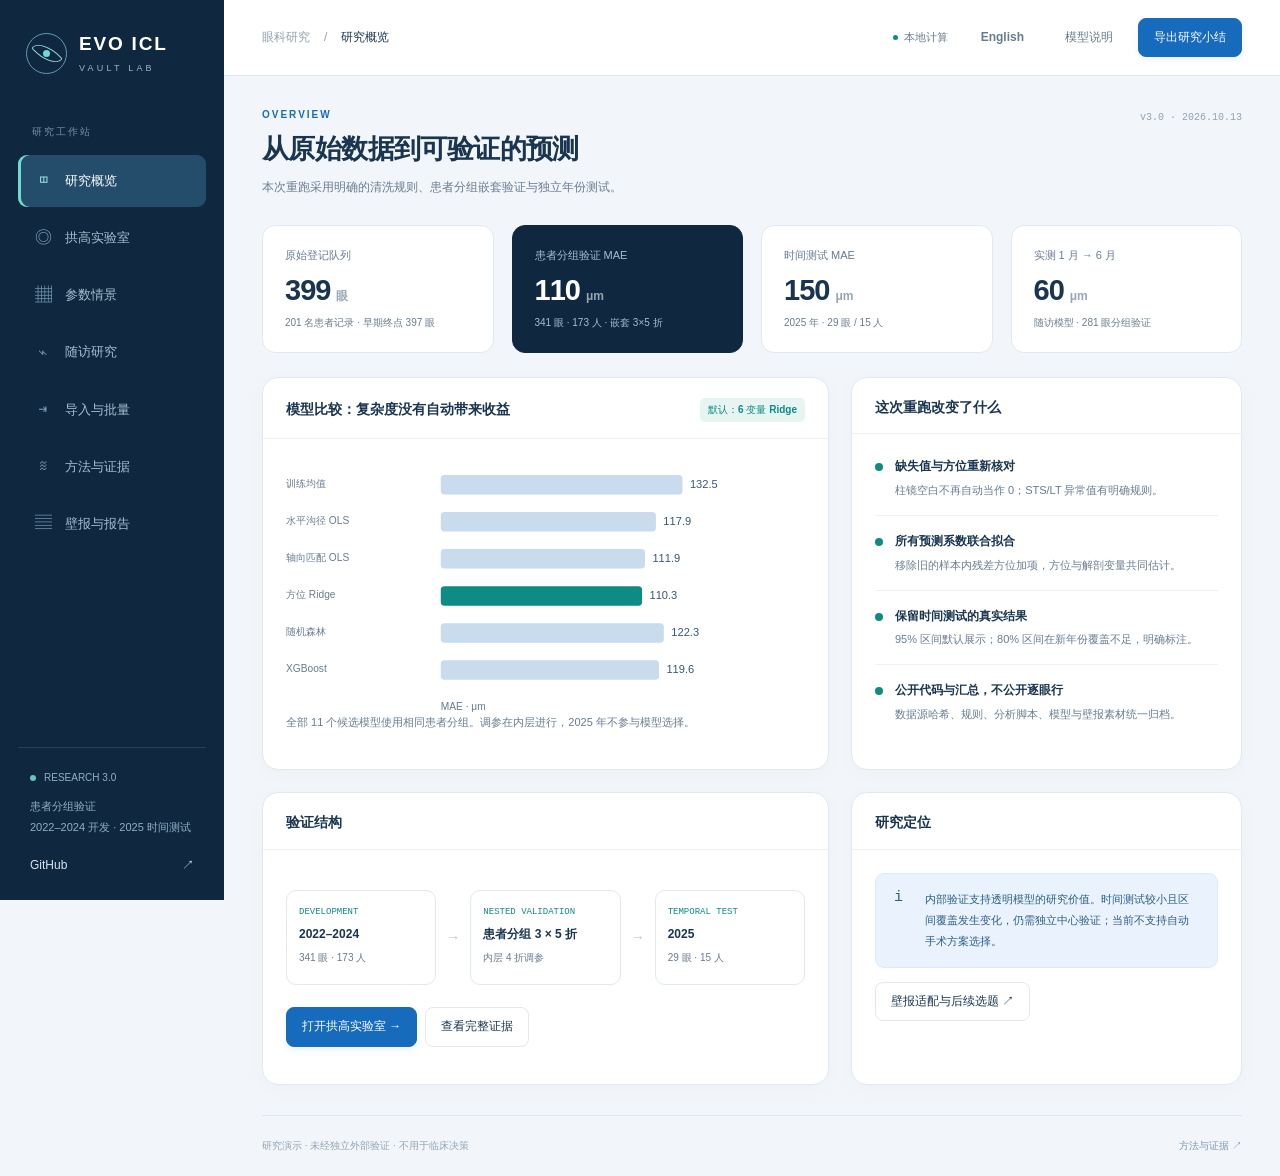
<file: index.html>
<!doctype html>
<html lang="zh-CN">
<head>
  <meta charset="utf-8"><meta name="viewport" content="width=device-width,initial-scale=1">
  <meta name="theme-color" content="#10283F">
  <meta name="description" content="EVO ICL Vault Lab — reproducible ophthalmic research, patient-grouped validation, uncertainty and longitudinal experiments.">
  <title>EVO ICL · Vault Lab</title>
  <link rel="stylesheet" href="styles.css">
  <script src="assets/bundle.js" defer></script><script src="model.js" defer></script><script src="app.js" defer></script>
</head>
<body>
  <a class="skip-link" href="#workspace">跳转到工作区 / Skip to workspace</a>
  <div class="app-shell">
    <aside class="rail" aria-label="Main navigation">
      <a href="#overview" class="brand" aria-label="EVO ICL Vault Lab home"><span class="brand-mark" aria-hidden="true"><i></i></span><span><b>EVO ICL</b><small>VAULT LAB</small></span></a>
      <div class="rail-label" id="railLabel">研究工作站</div><nav id="navigation"></nav>
      <div class="rail-study"><span class="status-dot"></span><span id="releaseBadge">RESEARCH 3.0</span><p id="railStudyNote">患者分组验证<br>2022–2024 开发 · 2025 时间测试</p><a href="https://github.com/samuelxia1004-max/evo-icl-calculator" target="_blank" rel="noopener">GitHub <span aria-hidden="true">↗</span></a></div>
    </aside>
    <div class="main-shell">
      <header class="topbar"><button class="icon-button mobile-menu" id="menuToggle" aria-label="展开导航 / Open navigation" aria-expanded="false">☰</button><div class="breadcrumb"><span id="breadcrumbRoot">眼科研究</span><span>/</span><b id="breadcrumbPage">研究概览</b></div><div class="top-actions"><span class="local-badge"><i></i><span id="localLabel">本地计算</span></span><button class="button subtle" id="languageToggle">English</button><button class="button subtle" id="modelCardButton">模型说明</button><button class="button blue" id="exportButton">导出研究小结</button></div></header>
      <main id="workspace" tabindex="-1"><div class="page-heading"><div><div class="eyebrow" id="pageEyebrow"></div><h1 id="pageTitle"></h1><p id="pageDescription"></p></div><span class="version-tag">v3.0 · 2026.10.13</span></div><div id="content"></div><footer class="workspace-footer"><span id="footerUse">研究演示 · 未经独立外部验证 · 不用于临床决策</span><a href="docs/model-card.md" id="footerEvidence">方法与证据 ↗</a></footer></main>
    </div>
  </div>
  <dialog id="modal"><div class="modal-header"><h2 id="modalTitle"></h2><button class="icon-button" id="modalClose" aria-label="关闭 / Close">×</button></div><div id="modalBody"></div></dialog><div id="toast" role="status" aria-live="polite"></div><div id="printReport"></div>
</body>
</html>
</file>
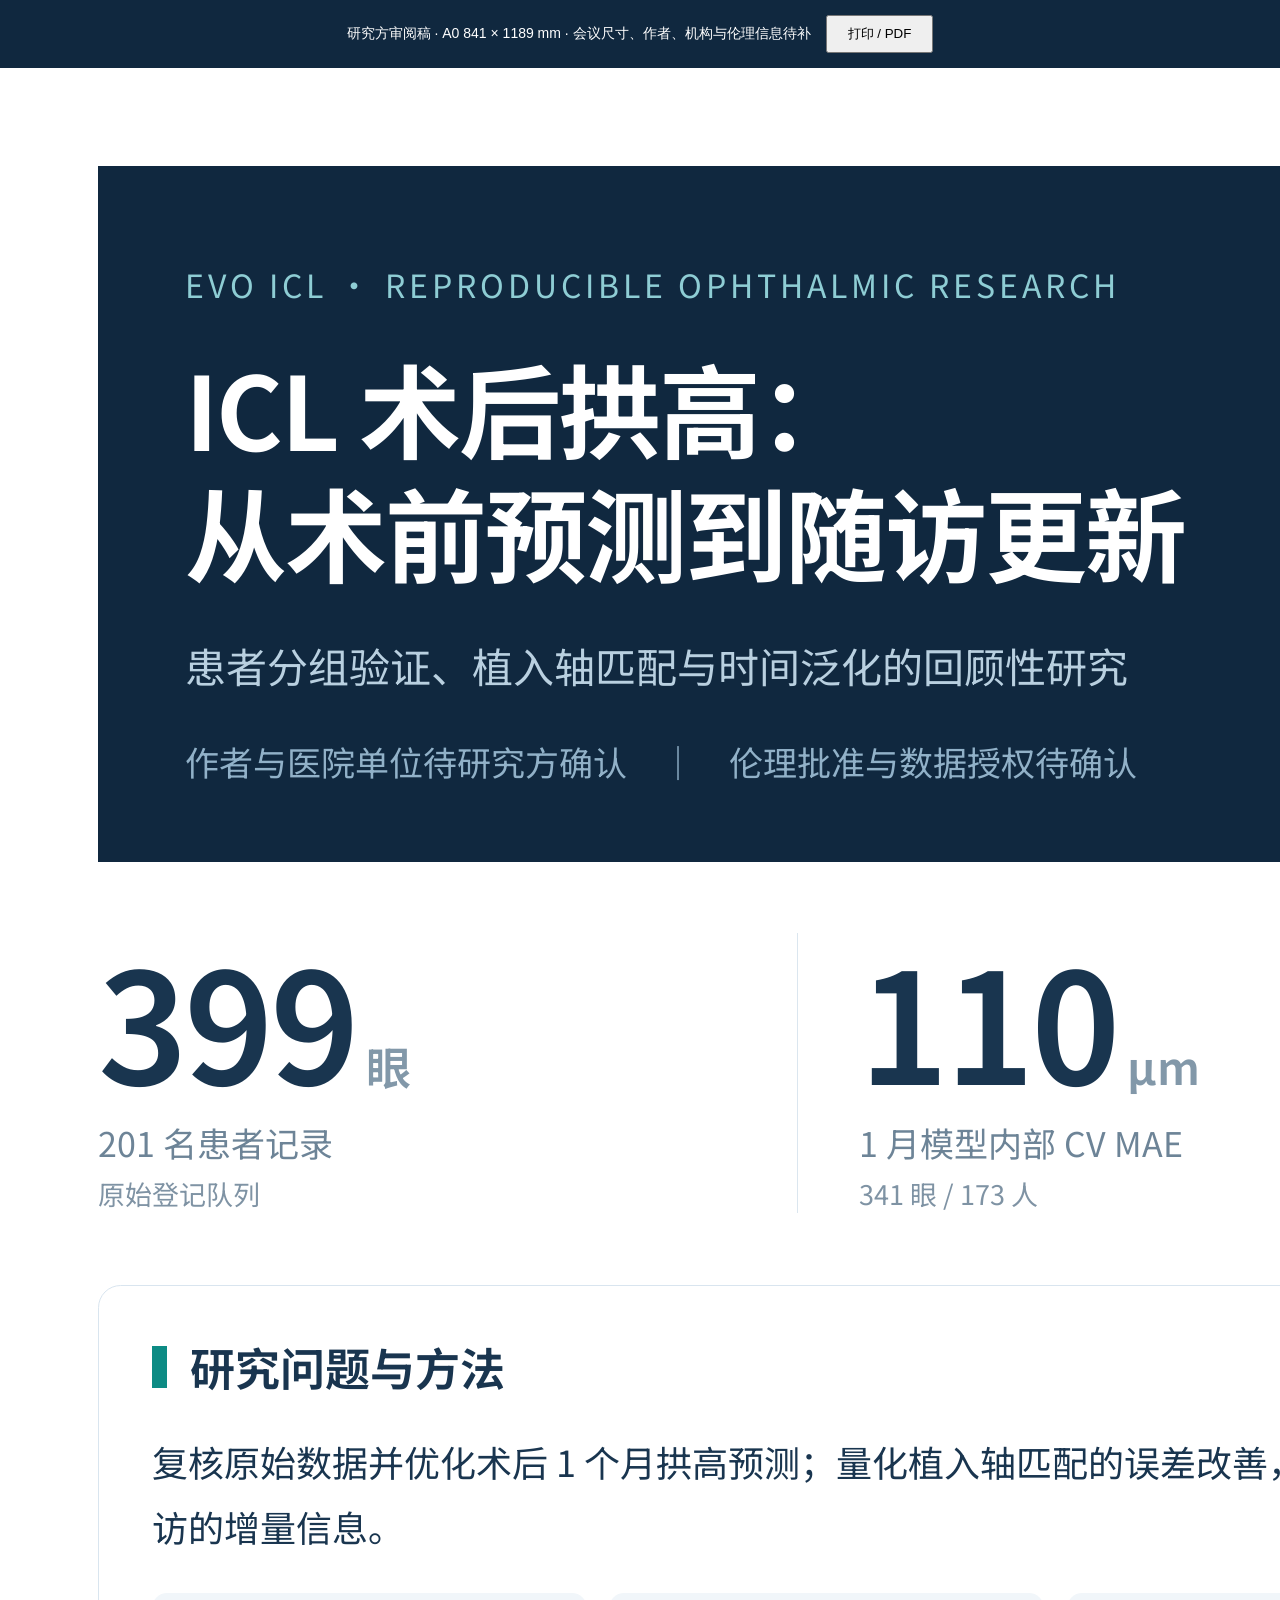
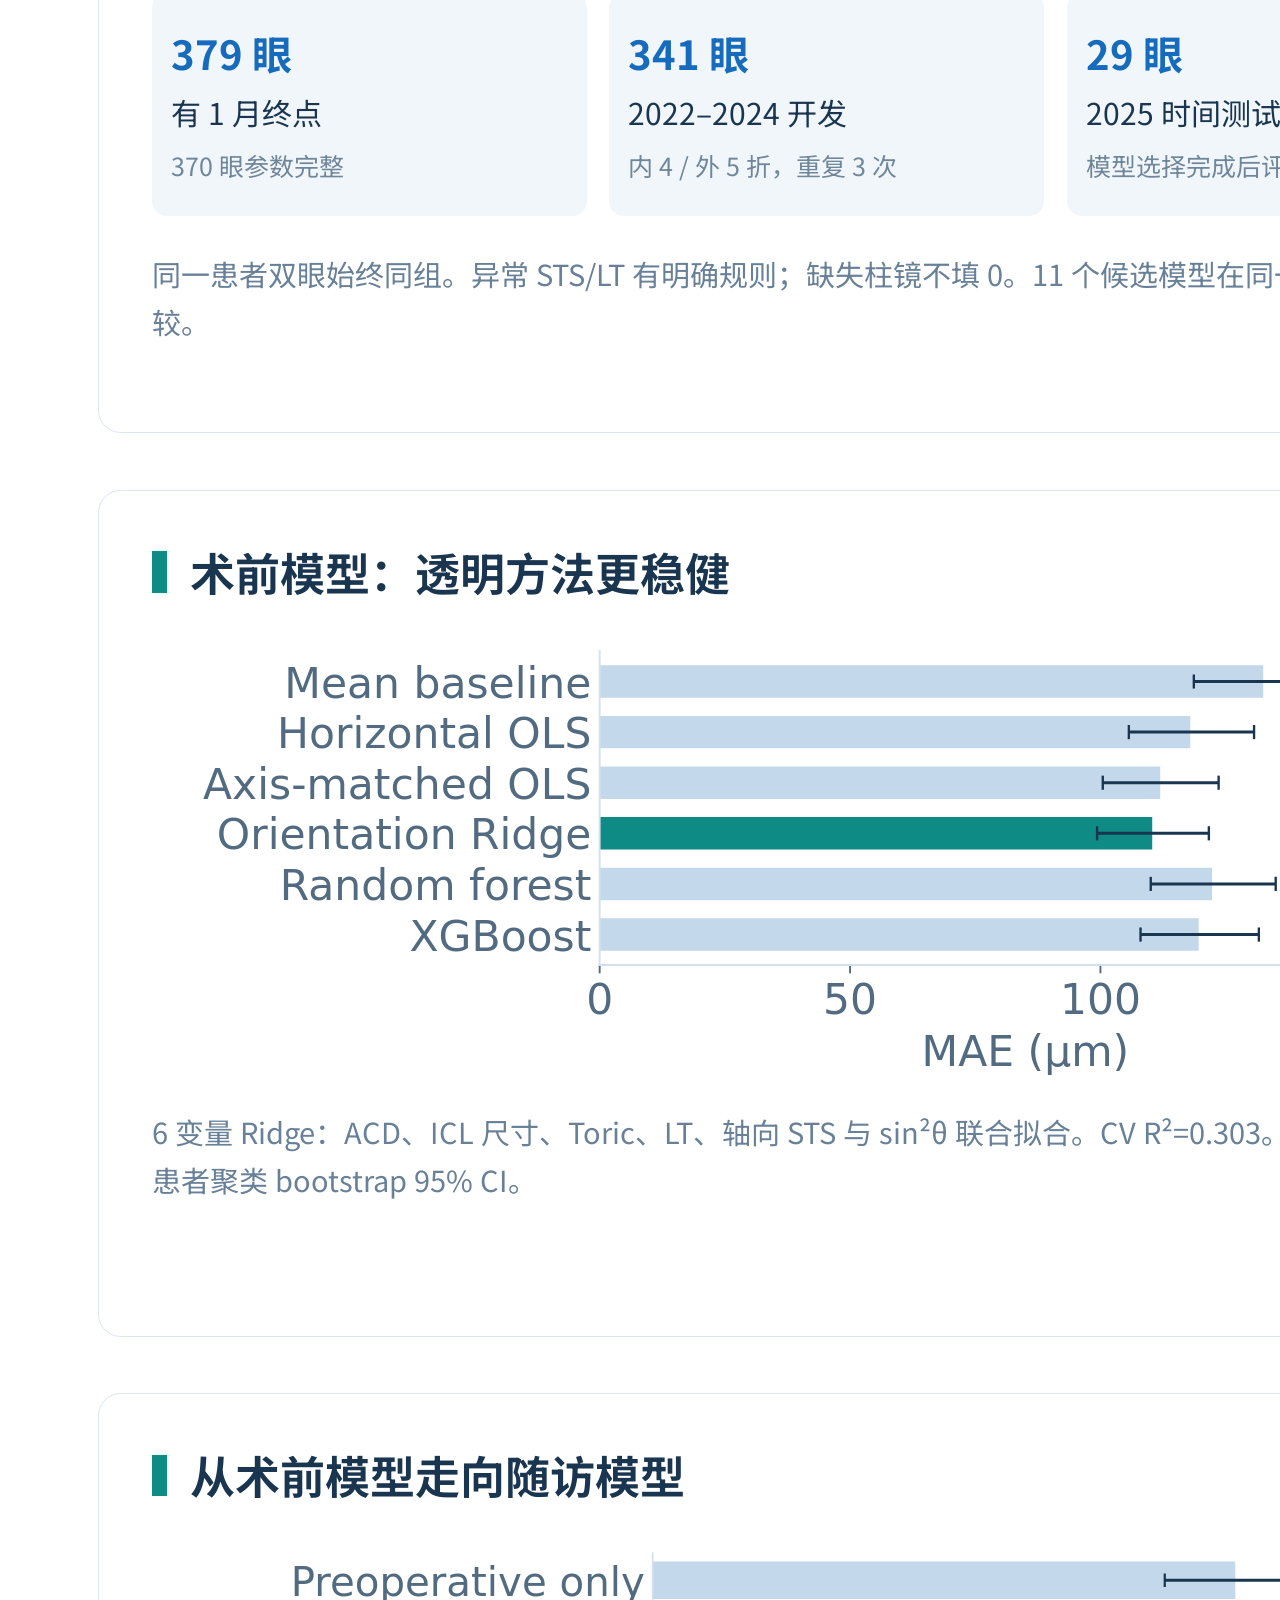
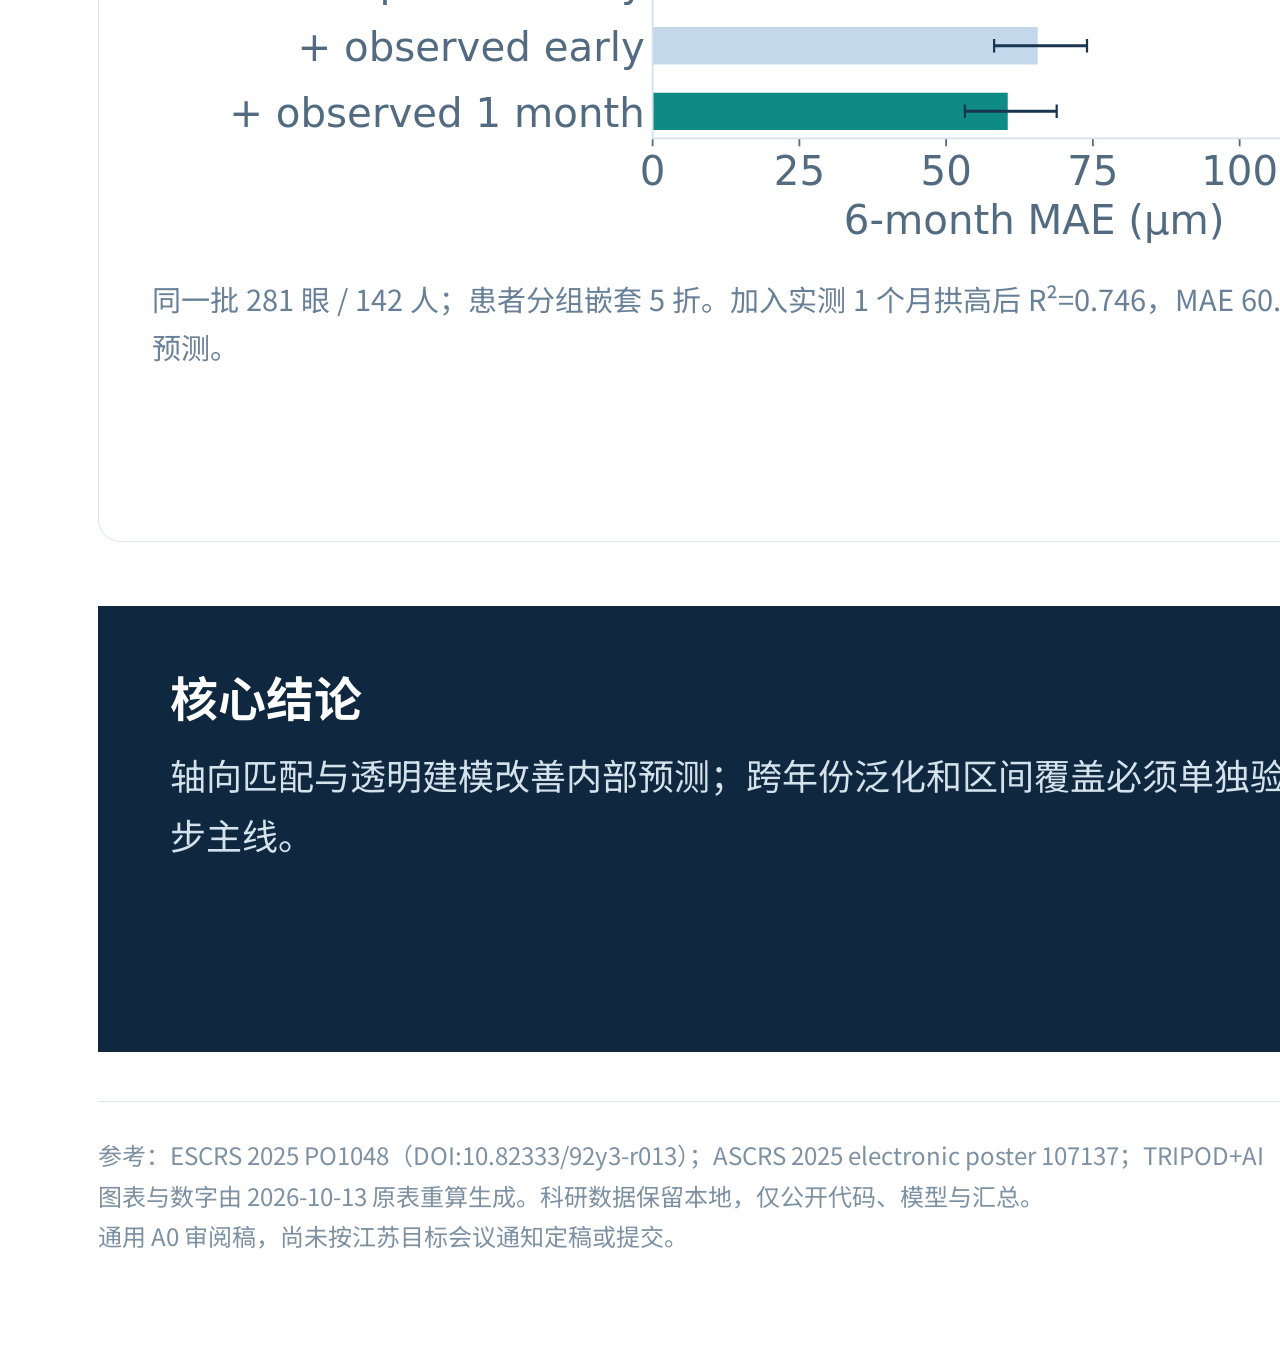
<file: poster/poster.html>
<!doctype html><html lang="zh-CN"><head><meta charset="utf-8"><meta name="viewport" content="width=device-width,initial-scale=1"><title>ICL 壁报草稿 · A0</title>
<style>
@page{size:841mm 1189mm;margin:0}*{box-sizing:border-box}html,body{margin:0;background:#e6edf3;color:#19354f}body{font-family:"PosterSans","PingFang SC","Microsoft YaHei",sans-serif}@font-face{font-family:PosterSans;src:url('./poster-font.ttf') format('truetype');font-weight:100 900;font-display:block}
.poster{width:841mm;height:1189mm;background:#fff;padding:26mm;display:grid;grid-template-rows:184mm 86mm 1fr 118mm 43mm;gap:13mm;overflow:hidden;margin:0 auto}
.header{background:#10283f;color:#fff;padding:25mm 23mm;display:flex;justify-content:space-between;gap:30mm;align-items:flex-start}.kicker{font-size:32px;letter-spacing:4px;color:#8ecdd4;margin-bottom:10mm}h1{font-size:102px;line-height:1.22;letter-spacing:-2px;margin:0 0 11mm;font-weight:680}.subtitle{font-size:41px;color:#b9d0e0;margin-bottom:11mm}.author{font-size:34px;color:#91b1c8}.draft{font-size:27px;border:1px solid #507089;padding:4mm 6mm;white-space:nowrap;color:#c3d6e4}.metrics{display:grid;grid-template-columns:repeat(4,1fr);gap:16mm;align-items:center}.metric{border-right:1px solid #dbe6ef}.metric:last-child{border:0}.metric b{display:block;font-size:154px;font-weight:620;letter-spacing:-4px;line-height:1.1}.metric b small{font-size:45px;color:#8298a9;letter-spacing:0}.metric span{font-size:34px;display:block;color:#6d8497;margin-top:4mm}.metric em{display:block;font-size:27px;color:#7f93a4;font-style:normal;margin-top:2mm}
.body-grid{display:grid;grid-template-columns:1fr 1fr;grid-template-rows:198mm 224mm 198mm;gap:15mm 18mm}.block{border:1px solid #d9e5ef;padding:14mm 14mm 11mm;border-radius:6mm;overflow:hidden}h2{font-size:45px;font-weight:650;line-height:1.25;margin:0 0 9mm;display:flex;align-items:center;gap:6mm}.section-mark{display:inline-block;width:4mm;height:11mm;background:#0d8b84}p{font-size:36px;line-height:1.8;margin:0 0 7mm}.caption{font-size:29px;line-height:1.65;color:#688198;margin:4mm 0 0}.figure{width:91%;display:block;margin:2mm auto 0}.main-figure{width:95%}.flow{display:grid;grid-template-columns:repeat(3,1fr);gap:6mm;margin:9mm 0}.flow>div{background:#f1f6fa;padding:7mm 5mm;border-radius:4mm;font-size:30px;line-height:1.7}.flow b{display:block;font-size:40px;color:#176bbd}.flow small{font-size:25px;color:#70869a}.takeaway{background:#eef8f5;border-left:3mm solid #0d8b84;padding:8mm 9mm;font-size:33px;line-height:1.75;margin-top:7mm}.warning{background:#fff7e9;border-left:3mm solid #a76920;padding:7mm 9mm;font-size:32px;line-height:1.75;margin-top:7mm}.findings{display:grid;gap:7mm}.findings b{font-size:41px;font-weight:650;display:block}.findings p{font-size:32px;color:#688198;margin:2mm 0 0}.section-label{font-size:27px;letter-spacing:3px;color:#176bbd;margin-bottom:4mm}
.conclusion{background:#10283f;color:#fff;padding:16mm 19mm;display:grid;grid-template-columns:1.5fr 1fr;gap:22mm;align-items:start}.conclusion h2{font-size:48px;margin-bottom:5mm}.conclusion p{font-size:36px;line-height:1.65;color:#d4e2ec;margin:0}.conclusion .limitations{font-size:29px;color:#a2bfce;line-height:1.8}.footer{display:flex;justify-content:space-between;gap:16mm;align-items:center;border-top:1px solid #dbe6ef;padding-top:7mm}.footer p{font-size:24px;color:#7d91a3;line-height:1.7;margin:0}.qr{display:flex;align-items:center;gap:6mm;flex:none}.qr img{width:32mm;height:32mm}.qr span{font-size:25px;color:#688198;line-height:1.7}.screen-tools{padding:15px;font:14px sans-serif;text-align:center;background:#10283f;color:#fff}.screen-tools button{margin-left:15px;padding:8px 20px;cursor:pointer}@media print{.screen-tools{display:none}body{background:#fff}.poster{margin:0}}
</style></head><body><div class="screen-tools">研究方审阅稿 · A0 841 × 1189 mm · 会议尺寸、作者、机构与伦理信息待补<button onclick="window.print()">打印 / PDF</button></div>
<article class="poster">
<header class="header"><div><div class="kicker">EVO ICL · REPRODUCIBLE OPHTHALMIC RESEARCH</div><h1>ICL 术后拱高：<br>从术前预测到随访更新</h1><div class="subtitle">患者分组验证、植入轴匹配与时间泛化的回顾性研究</div><div class="author">作者与医院单位待研究方确认　｜　伦理批准与数据授权待确认</div></div><div class="draft">壁报草稿<br>2026.10.14</div></header>
<div class="metrics"><div class="metric"><b>399<small> 眼</small></b><span>201 名患者记录</span><em>原始登记队列</em></div><div class="metric"><b>110<small> μm</small></b><span>1 月模型内部 CV MAE</span><em>341 眼 / 173 人</em></div><div class="metric"><b>150<small> μm</small></b><span>2025 年时间测试 MAE</span><em>29 眼 / 15 人</em></div><div class="metric"><b>60<small> μm</small></b><span>实测 1 月 → 6 月 MAE</span><em>281 眼内部验证</em></div></div>
<div class="body-grid">
<section class="block"><h2><span class="section-mark"></span>研究问题与方法</h2><p>复核原始数据并优化术后 1 个月拱高预测；量化植入轴匹配的误差改善，探索实测随访的增量信息。</p><div class="flow"><div><b>379 眼</b>有 1 月终点<br><small>370 眼参数完整</small></div><div><b>341 眼</b>2022–2024 开发<br><small>内 4 / 外 5 折，重复 3 次</small></div><div><b>29 眼</b>2025 时间测试<br><small>模型选择完成后评分</small></div></div><p class="caption">同一患者双眼始终同组。异常 STS/LT 有明确规则；缺失柱镜不填 0。11 个候选模型在同一开发队列比较。</p></section>
<section class="block"><h2><span class="section-mark"></span>解剖与轴向匹配</h2><div class="findings"><div><b>垂直沟径比水平大 0.45 mm</b><p>患者聚类 95% CI 0.42–0.48 mm；398 眼。</p></div><div><b>轴向匹配降低 MAE 38.4 μm</b><p>95% CI 18.7–59.1 μm；同批 394 眼。</p></div></div><div class="takeaway">改善来自更准确的输入轴匹配，而不是单纯增加算法复杂度。</div><p class="caption">未测 ATA：比较的是以 STS 代入的改写 KS 实现；不等同于原 KS 公式验证。方位关联不证明旋转的因果效果。</p></section>
<section class="block"><h2><span class="section-mark"></span>术前模型：透明方法更稳健</h2><img class="figure main-figure" src="../research/figures/poster_model.svg" alt="候选模型患者分组验证 MAE"><p class="caption">6 变量 Ridge：ACD、ICL 尺寸、Toric、LT、轴向 STS 与 sin²θ 联合拟合。CV R²=0.303。条形上的区间为患者聚类 bootstrap 95% CI。</p></section>
<section class="block"><h2><span class="section-mark"></span>区间：跨年份覆盖会变化</h2><img class="figure" src="../research/figures/poster_coverage.svg" alt="内部验证与2025时间测试预测区间覆盖"><div class="warning">80% 标称区间在时间测试仅覆盖 65.5%；95% 区间覆盖 96.6%。默认展示 95%，仍需独立中心校准。</div></section>
<section class="block"><h2><span class="section-mark"></span>从术前模型走向随访模型</h2><img class="figure" src="../research/figures/poster_followup.svg" alt="相同281眼中6个月预测的误差比较"><p class="caption">同一批 281 眼 / 142 人；患者分组嵌套 5 折。加入实测 1 个月拱高后 R²=0.746，MAE 60.5 μm；属于术后预测。</p></section>
<section class="block"><h2><span class="section-mark"></span>结论边界与后续研究</h2><p>保留可复现的轴匹配发现和患者分组验证；将未稳健复现的“尺寸×方位”交互降级为探索性。</p><p>随访信息有更高预测价值，但当前仅研究解剖终点。下一步需明确视力量表，并加入真实视觉功能与安全结局。</p><div class="takeaway">研究原型与开放代码用于科学讨论；不自动选择 ICL 尺寸或方位。</div></section>
</div>
<section class="conclusion"><div><h2>核心结论</h2><p>轴向匹配与透明建模改善内部预测；跨年份泛化和区间覆盖必须单独验证。实测随访信息值得作为下一步主线。</p></div><div class="limitations">单中心回顾性研究；时间测试仅 15 人；CLR/STSL 未测；记录角度的光学轴/物理长轴对应关系待术者确认；无独立中心验证；未证明视觉康复获益。</div></section>
<footer class="footer"><p>参考：ESCRS 2025 PO1048（DOI:10.82333/92y3-r013）；ASCRS 2025 electronic poster 107137；TRIPOD+AI（BMJ 2024;385:e078378）。<br>图表与数字由 2026-10-13 原表重算生成。科研数据保留本地，仅公开代码、模型与汇总。<br>通用 A0 审阅稿，尚未按江苏目标会议通知定稿或提交。</p><div class="qr"><img src="../assets/site-qr.svg" alt="研究网站二维码"><span>模型、代码与证据<br>calculator.evo-icl.cn</span></div></footer>
</article></body></html>
</file>
<file: styles.css>
@charset "UTF-8";
:root{--navy:#10283f;--blue:#176bbd;--blue-light:#eaf3fd;--teal:#0d8b84;--teal-light:#e7f5f2;--paper:#f2f6fa;--ink:#19354f;--muted:#687c90;--line:#e0e8f0;--amber:#a76920;--amber-light:#fff7e9;--rose:#ba5f72;--radius:16px;--shadow:0 4px 20px #143b5b06;--font:"SF Pro Display",-apple-system,BlinkMacSystemFont,"Segoe UI","PingFang SC","Hiragino Sans GB","Microsoft YaHei",sans-serif;--numeric:"SFMono-Regular",Consolas,"Liberation Mono",monospace}
*{box-sizing:border-box}html{scroll-behavior:smooth}body{margin:0;font-family:var(--font);font-size:14px;line-height:1.65;color:var(--ink);background:var(--paper);-webkit-font-smoothing:antialiased}button,input,select,textarea{font:inherit}button{cursor:pointer}button:disabled{cursor:wait;opacity:.6}a{color:var(--blue);text-decoration:none}a:hover{text-decoration:underline}button:focus-visible,a:focus-visible,summary:focus-visible{outline:3px solid #69b9fb;outline-offset:4px}input:focus,textarea:focus,select:focus{outline:2px solid #78b5e7;outline-offset:1px}.skip-link{position:fixed;top:-70px;left:12px;padding:10px;background:#fff;z-index:100}.skip-link:focus{top:10px}
.app-shell{display:grid;grid-template-columns:224px minmax(0,1fr);min-height:100dvh}.rail{position:fixed;inset:0 auto 0 0;width:224px;background:var(--navy);color:#d5e5f1;display:flex;flex-direction:column;padding:32px 18px 24px;z-index:30}.brand{display:flex;align-items:center;gap:12px;color:#fff;padding:0 8px;margin-bottom:48px}.brand:hover{text-decoration:none}.brand b{display:block;letter-spacing:1.8px;font-size:19px;line-height:1.3}.brand small{display:block;letter-spacing:3.2px;color:#9ab4c9;font-size:9px;margin-top:4px}.brand-mark{width:41px;height:41px;border:1px solid #619ab2;border-radius:50%;position:relative;display:grid;place-items:center}.brand-mark:before{content:"";width:28px;height:13px;border:1.5px solid #8fd5db;border-radius:90% 10% 90% 10%;transform:rotate(45deg)}.brand-mark i{position:absolute;width:7px;height:7px;border-radius:50%;background:#74dad0}.rail-label{font-size:10px;letter-spacing:2px;color:#7491a9;padding-left:14px;margin-bottom:15px}nav{display:flex;flex-direction:column;gap:5px}nav a{display:flex;align-items:center;gap:12px;padding:12px 15px;border-radius:9px;color:#a6bed0;font-size:13px;transition:.15s}nav a:hover{background:#1d3c56;color:#fff;text-decoration:none}nav a.active{background:#244d6c;color:#fff;box-shadow:inset 3px 0 0 #73d8ce}.nav-glyph{font-size:17px;width:20px;text-align:center;color:#789eb8}nav a.active .nav-glyph{color:#93ddd7}.rail-study{margin-top:auto;padding:22px 12px 0;font-size:10px;color:#8fafc6;border-top:1px solid #2a4258}.rail-study p{line-height:1.9;font-size:11px;margin:10px 0 18px}.rail-study a{display:flex;justify-content:space-between;color:#d5e5f1;font-size:12px}.status-dot{display:inline-block;width:6px;height:6px;border-radius:50%;background:#67c6b8;margin-right:8px}.main-shell{grid-column:2;min-width:0}
.topbar{height:76px;background:#fff;display:flex;align-items:center;justify-content:space-between;padding:0 38px;border-bottom:1px solid var(--line);gap:15px}.breadcrumb{display:flex;align-items:center;gap:14px;font-size:12px;color:#91a0af}.breadcrumb b{color:var(--ink);font-weight:550}.top-actions{display:flex;gap:9px;align-items:center}.local-badge{font-size:11px;color:var(--muted);display:flex;align-items:center;gap:6px;margin-right:8px}.local-badge i{width:5px;height:5px;background:var(--teal);border-radius:50%}.button{display:inline-flex;align-items:center;justify-content:center;gap:7px;border:1px solid var(--line);border-radius:8px;padding:9px 15px;background:#fff;color:var(--ink);font-size:12px;font-weight:550;white-space:nowrap;min-height:36px}.button:hover{border-color:#9bbedb;background:#f9fbff;text-decoration:none}.button.blue{background:var(--blue);color:#fff;border-color:var(--blue);box-shadow:0 3px 7px #176bbd15}.button.blue:hover{background:#105ea9}.button.teal{color:var(--teal);background:var(--teal-light);border-color:#c6e6e1}.button.subtle{border-color:transparent;color:var(--muted)}.button.small{font-size:11px;padding:6px 10px;min-height:30px}.icon-button{width:34px;height:34px;border:1px solid var(--line);background:#fff;border-radius:8px;font-size:22px;color:var(--muted)}.mobile-menu{display:none}
main{padding:31px 38px 0;max-width:1600px;margin:0 auto}.page-heading{display:flex;justify-content:space-between;align-items:flex-start;gap:24px;margin-bottom:27px}.eyebrow{font-size:10px;letter-spacing:2px;color:var(--blue);font-weight:650;margin-bottom:8px}h1{font-size:27px;line-height:1.3;letter-spacing:-.6px;margin:0 0 10px;font-weight:650}.page-heading p{font-size:12px;color:var(--muted);margin:0;max-width:760px;line-height:1.8}.version-tag{font:10px var(--numeric);color:#91a2b2;padding-top:5px;white-space:nowrap}h2{font-size:17px;font-weight:650;margin:0 0 14px}h3{font-size:13px;font-weight:650;margin:0 0 10px}p{margin:0 0 14px}.panel{background:#fff;border:1px solid var(--line);border-radius:var(--radius);box-shadow:var(--shadow);overflow:hidden}.panel-pad{padding:23px}.panel-head{padding:20px 23px 16px;display:flex;align-items:center;justify-content:space-between;gap:15px;border-bottom:1px solid #eef2f7}.panel-head h2{font-size:14px;line-height:1.4;margin:0}.panel-head small,.muted{font-size:11px;color:var(--muted)}.grid-2{display:grid;grid-template-columns:repeat(2,minmax(0,1fr));gap:22px}.grid-wide{display:grid;grid-template-columns:minmax(0,1.45fr) minmax(0,1fr);gap:22px}.grid-3{display:grid;grid-template-columns:repeat(3,minmax(0,1fr));gap:18px}.stack{display:grid;gap:22px}.space-top{margin-top:22px}
.metric-strip{display:grid;grid-template-columns:repeat(4,minmax(0,1fr));gap:18px;margin-bottom:24px}.metric-card{padding:20px 22px;border:1px solid var(--line);border-radius:13px;background:#fff}.metric-card label{display:block;font-size:11px;color:var(--muted);margin-bottom:12px}.metric-value{font-size:29px;line-height:1;font-weight:600;letter-spacing:-1px;font-variant-numeric:tabular-nums}.metric-value small{font-size:12px;color:#97a6b5;letter-spacing:0;margin-left:6px}.metric-caption{font-size:10px;color:var(--muted);margin-top:10px}.metric-card.primary{background:var(--navy);border-color:var(--navy);color:#fff}.metric-card.primary label,.metric-card.primary .metric-caption{color:#a4bed1}.section-note{font-size:11px;line-height:1.8;color:var(--muted)}.tag{display:inline-flex;align-items:center;gap:5px;padding:4px 8px;border-radius:5px;font-size:10px;font-weight:550;background:var(--blue-light);color:var(--blue);white-space:nowrap}.tag.teal{background:var(--teal-light);color:var(--teal)}.tag.amber{background:var(--amber-light);color:var(--amber)}.callout{display:flex;gap:13px;padding:15px 18px;background:var(--blue-light);border-radius:9px;color:#2b5f86;font-size:11px;line-height:1.9;border:1px solid #dbeafb}.callout.amber{background:var(--amber-light);color:#825b29;border-color:#f0e0c0}.callout-icon{font:15px var(--numeric);width:18px;flex:none}.workflow-steps{display:flex;align-items:center;justify-content:space-between;gap:10px;padding:17px 0 8px}.workflow-step{flex:1;border:1px solid var(--line);border-radius:10px;padding:16px 12px}.workflow-step small{display:block;font:9px var(--numeric);color:var(--teal);margin-bottom:8px}.workflow-step b{display:block;font-size:12px;font-weight:600}.workflow-step span{font-size:10px;color:var(--muted)}.workflow-arrow{color:#bac7d4}.insight-list{display:grid;gap:16px}.insight{display:flex;gap:12px;padding-bottom:14px;border-bottom:1px solid #eef2f7}.insight:last-child{border:0;padding:0}.insight-dot{height:8px;width:8px;border-radius:50%;background:var(--teal);margin-top:6px;flex:none}.insight b{font-size:12px;display:block;margin-bottom:4px}.insight p{font-size:11px;color:var(--muted);line-height:1.8;margin:0}
.chart-svg{width:100%;height:auto;display:block;font-family:var(--font)}.chart-svg text{fill:var(--muted);font-size:11px}.chart-label{display:flex;align-items:center;justify-content:space-between;margin-bottom:8px;font-size:11px;color:var(--muted)}.chart-legend{display:flex;gap:18px;font-size:10px;color:var(--muted);margin-top:12px}.chart-legend i{display:inline-block;height:7px;width:7px;border-radius:2px;background:var(--blue);margin-right:6px}.chart-legend i.teal{background:var(--teal)}
.experiment-grid{display:grid;grid-template-columns:335px minmax(0,1fr);gap:22px}.experiment-toolbar{display:flex;align-items:center;justify-content:space-between;margin-bottom:20px;gap:12px;flex-wrap:wrap}.segmented{display:inline-flex;border:1px solid var(--line);padding:4px;border-radius:10px;background:#fff;gap:3px}.segmented button{border:0;border-radius:6px;background:transparent;color:var(--muted);font-size:12px;padding:8px 18px;white-space:nowrap}.segmented button.active{color:var(--blue);background:var(--blue-light);font-weight:650}.segmented.dark button.active{color:#fff;background:var(--navy)}.eye-indicator{height:7px;width:7px;border-radius:50%;background:var(--blue);display:inline-block;margin-right:6px}.eye-indicator.os{background:var(--teal)}.controls{display:flex;align-items:center;gap:12px;font-size:11px;color:var(--muted)}select,input,textarea{border:1px solid #d9e3ed;border-radius:7px;background:#fff;color:var(--ink);padding:8px 10px}select{font-size:11px;max-width:100%}textarea{width:100%;font:12px/1.8 var(--numeric);resize:vertical;min-height:220px}input[type=number]{font-variant-numeric:tabular-nums}.field{margin-bottom:22px}.field-label{display:flex;align-items:baseline;justify-content:space-between;margin-bottom:8px;gap:6px}.field-label label{font-size:11px;font-weight:600}.field-label small{font-size:9px;color:#94a5b5}.measure-control{display:grid;grid-template-columns:minmax(0,1fr) 80px;gap:16px;align-items:center}.measure-control input[type=number]{width:80px;text-align:right;font:13px var(--numeric);padding:9px 10px}.field-range{display:flex;justify-content:space-between;font:9px var(--numeric);color:#a2b0bd;margin-top:5px}.field .hint{font-size:10px;color:var(--muted);margin-top:6px}input[type=range]{width:100%;height:4px;appearance:none;background:#e0eaf3;padding:0;border:0;border-radius:6px;accent-color:var(--blue)}input[type=range]::-webkit-slider-thumb{appearance:none;background:var(--blue);width:14px;height:14px;border:2px solid #fff;border-radius:50%;box-shadow:0 0 0 1px #4f94c8;cursor:pointer}input[type=range]::-moz-range-thumb{background:var(--blue);width:12px;height:12px;border:2px solid #fff;border-radius:50%}.size-control{display:grid;grid-template-columns:repeat(4,1fr);gap:6px}.size-control button{padding:9px 0;border:1px solid var(--line);border-radius:7px;background:#fff;color:var(--muted);font:12px var(--numeric)}.size-control button.active{background:var(--blue-light);color:var(--blue);border-color:#a2c9ec;font-weight:650}.source-control{display:flex;gap:6px;flex-wrap:wrap;margin-bottom:14px}.source-control button{font-size:10px}.divider{height:1px;background:var(--line);margin:22px 0}.input-panel .panel-pad{padding:21px}.input-panel .panel-head{background:#fbfdff}
.result-main{padding:24px 27px}.result-top{display:flex;justify-content:space-between;align-items:flex-start}.readout-label{font-size:11px;color:var(--muted)}.vault-readout{font-size:55px;line-height:1.1;font-weight:600;letter-spacing:-2.4px;font-variant-numeric:tabular-nums;margin:11px 0 6px}.vault-readout small{font-size:17px;letter-spacing:0;color:#8ba0b4;font-weight:400;margin-left:8px}.readout-note{font-size:10px;color:var(--muted)}.eye-mini{display:flex;gap:18px;align-items:center;padding:12px 16px;background:#f6f9fc;border-radius:9px;font-size:11px}.eye-mini b{font:16px var(--numeric);color:var(--teal)}.interval-bar{margin:24px 0 12px}.interval-svg text{font:10px var(--numeric);fill:#8c9eae}.interval-text{display:flex;justify-content:space-between;gap:10px;font-size:11px;color:var(--muted)}.interval-text b{color:var(--ink);font:12px var(--numeric)}.probability-row{display:grid;grid-template-columns:repeat(3,1fr);gap:12px;margin:23px 0 16px}.probability-card{padding:15px 17px;border-radius:9px;background:#f6f9fc;border:1px solid #e9eff6}.probability-card.center{background:#edf7f5;border-color:#daeeea}.probability-card label{font-size:10px;display:block;color:var(--muted)}.probability-card b{font-size:24px;font-weight:600;display:block;margin:6px 0;line-height:1.1;font-variant-numeric:tabular-nums}.probability-card.center b{color:var(--teal)}.probability-card small{font:9px var(--numeric);color:#8aa0b3}.mini-track{height:3px;background:#e1e9f1;border-radius:3px;margin-top:11px}.mini-track i{display:block;height:3px;background:var(--blue);border-radius:3px}.probability-card.center .mini-track i{background:var(--teal)}.result-foot{padding:16px 27px;border-top:1px solid #edf2f7;display:flex;justify-content:space-between;gap:10px;align-items:center}.geometry-panel{background:#f8fbfd;border:1px solid #e6edf4;border-radius:12px;padding:15px;margin-top:18px;display:grid;grid-template-columns:1.1fr 1fr;gap:18px;align-items:center}.geometry-caption{font-size:10px;color:var(--muted);line-height:1.8}.geometry-stat{display:grid;grid-template-columns:1fr 1fr;gap:12px;margin-top:10px}.geometry-stat b{display:block;font:13px var(--numeric);margin-top:4px;color:var(--ink)}.geometry-svg{width:100%;max-height:180px}.mini-evidence{display:grid;grid-template-columns:repeat(3,1fr);gap:14px}.mini-evidence>div{border-right:1px solid var(--line);padding-right:10px}.mini-evidence>div:last-child{border:0}.mini-evidence small{font-size:9px;color:var(--muted);display:block}.mini-evidence b{font-size:19px;display:block;margin:7px 0 3px;font-variant-numeric:tabular-nums}.mini-evidence span{font-size:9px;color:var(--muted)}
.table-scroll{overflow-x:auto}table{width:100%;border-collapse:collapse;font-size:11px}th,td{padding:13px 14px;border-bottom:1px solid #edf2f7;white-space:nowrap;text-align:right;font-variant-numeric:tabular-nums}th{font-size:10px;color:#8495a7;font-weight:500;background:#f8fafc}th:first-child,td:first-child{text-align:left}tr.selected{background:#eff7ff}tr:last-child td{border-bottom:0}.table-tools{display:flex;justify-content:space-between;align-items:center;padding:16px 22px;gap:12px}.table-tools p{margin:0;font-size:11px;color:var(--muted)}.heatmap{display:grid;grid-template-columns:70px repeat(7,1fr);gap:6px;padding:23px}.heat-label{font:10px var(--numeric);color:var(--muted);text-align:center;padding:9px 0}.heat-cell{border-radius:6px;text-align:center;padding:12px 2px;font:11px var(--numeric);cursor:pointer;border:1px solid transparent}.heat-cell:hover{border-color:var(--blue)}.sensitivity-row{display:grid;grid-template-columns:85px minmax(0,1fr) 66px;gap:12px;align-items:center;margin-bottom:17px;font-size:10px}.sensitivity-track{height:14px;position:relative;background:#f3f7fa;border-radius:3px}.sensitivity-track:before{content:"";position:absolute;left:50%;top:-3px;bottom:-3px;width:1px;background:#bdcddb}.sensitivity-track i{position:absolute;height:8px;top:3px;background:#4b90ca;border-radius:2px}.sensitivity-row b{text-align:right;font:10px var(--numeric);color:var(--muted)}.percentile-grid{display:grid;grid-template-columns:repeat(3,1fr);gap:14px}.percentile-item span{font-size:10px;color:var(--muted);display:flex;justify-content:space-between;gap:6px}.percentile-item b{font:10px var(--numeric);color:var(--ink)}.percentile-track{height:4px;background:#e9f0f6;border-radius:3px;margin-top:9px}.percentile-track i{height:4px;background:var(--blue);border-radius:3px;display:block}
.follow-inputs{display:grid;grid-template-columns:repeat(4,1fr);gap:12px}.follow-inputs label{font-size:10px;color:var(--muted)}.follow-inputs input{width:100%;margin-top:6px;font:12px var(--numeric)}.empty-state{padding:40px 20px;text-align:center;font-size:12px;color:var(--muted);background:#f8fbfe;border-radius:10px}.empty-state p{margin:10px 0 0;font-size:11px}.import-actions{display:flex;gap:8px;align-items:center;flex-wrap:wrap;margin:14px 0}.import-meta{font-size:10px;color:var(--muted);display:flex;justify-content:space-between}.import-meta progress{width:150px;accent-color:var(--blue)}.image-preview{max-height:200px;max-width:100%;border-radius:6px;border:1px solid var(--line)}.parsed-fields{display:grid;grid-template-columns:repeat(3,1fr);gap:8px;margin-top:15px}.parsed-fields label{padding:9px;background:#f6f9fc;border-radius:6px;font:11px var(--numeric)}.parsed-fields input{width:72px;margin:5px 0 0 0;padding:4px 6px}.parsed-fields small{display:block;font-size:9px;color:var(--muted)}.form-row{display:flex;align-items:center;gap:12px;flex-wrap:wrap}.form-row label{font-size:11px;color:var(--muted)}.target-input{width:76px;font:12px var(--numeric);padding:8px}.formula{font:11px/2 var(--numeric);border:1px solid #dbe7f2;background:#f6faff;border-radius:9px;padding:18px;white-space:normal;overflow-wrap:anywhere}.model-definition{display:grid;grid-template-columns:130px 1fr;gap:10px 20px;margin:18px 0;font-size:12px}.model-definition dt{color:var(--muted)}.model-definition dd{margin:0}.download-list{display:grid;gap:8px}.download-row{display:flex;align-items:center;justify-content:space-between;gap:15px;padding:14px 17px;border:1px solid var(--line);border-radius:9px;color:var(--ink);font-size:12px}.download-row:hover{background:#f7fbff;text-decoration:none}.download-row small{font-size:10px;color:var(--muted)}.poster-preview{aspect-ratio:594/841;width:100%;max-height:590px;object-fit:contain;background:#f2f6fa;border:1px solid var(--line);border-radius:8px}.poster-cover{background:var(--navy);border-radius:10px;color:#fff;padding:24px 20px;font-size:20px;line-height:1.8;font-weight:600}.poster-cover small{display:block;font-size:10px;font-weight:400;color:#95b6ce;margin-top:18px}.evidence-status{display:grid;gap:10px}.evidence-status>div{display:flex;justify-content:space-between;align-items:center;font-size:11px;border-bottom:1px solid var(--line);padding-bottom:11px;gap:10px}.equation-details{margin-top:12px}.equation-details summary{cursor:pointer;font-size:11px;color:var(--blue)}.equation-details p{font-size:10px;color:var(--muted);margin-top:10px}.workspace-footer{border-top:1px solid var(--line);display:flex;justify-content:space-between;gap:14px;font-size:10px;color:#93a3b2;padding:22px 0;margin-top:30px}.workspace-footer a{color:#7c95ac}
dialog{border:1px solid var(--line);border-radius:15px;width:min(720px,calc(100% - 32px));max-height:85dvh;padding:0;color:var(--ink);box-shadow:0 20px 80px #0f2c4330}dialog::backdrop{background:#10283f60;backdrop-filter:blur(3px)}.modal-header{display:flex;align-items:center;justify-content:space-between;padding:19px 23px;border-bottom:1px solid var(--line)}.modal-header h2{margin:0;font-size:16px}#modalBody{padding:23px;font-size:12px}#modalBody ul{padding-left:18px;color:var(--muted);font-size:11px;line-height:2}#toast{position:fixed;left:50%;bottom:25px;transform:translateX(-50%) translateY(90px);padding:12px 23px;background:var(--navy);color:#fff;border-radius:9px;font-size:12px;box-shadow:0 8px 22px #10283f25;transition:transform .18s;z-index:80;max-width:calc(100% - 30px)}#toast.visible{transform:translateX(-50%) translateY(0)}#printReport{display:none}.report-title{font-size:23px}.error-message{border:1px solid #ecc5ce;background:#fff5f7;color:#aa5165;border-radius:9px;padding:15px;font-size:12px}.dense-note{font-size:10px;color:var(--muted);line-height:1.8}input[type=checkbox]{accent-color:var(--blue)}.event-list{display:grid;gap:15px}.event-list>div{padding:0 0 14px 18px;border-left:2px solid #d3e7f7}.event-list b{font-size:11px}.event-list p{font-size:11px;color:var(--muted);margin:5px 0 0}.event-list small{font:9px var(--numeric);color:var(--blue);display:block;margin-bottom:3px}.toolbar-row{display:flex;justify-content:space-between;gap:15px;align-items:center;flex-wrap:wrap}.check-results{font:11px/2 var(--numeric);color:var(--teal)}
@media(min-width:1600px){main{padding-top:40px}.experiment-grid{grid-template-columns:355px minmax(0,1fr)}.vault-readout{font-size:64px}}
@media(max-width:1250px){.app-shell{grid-template-columns:196px minmax(0,1fr)}.rail{width:196px;padding:28px 12px}.topbar{padding:0 25px}main{padding:26px 25px 0}.experiment-grid{grid-template-columns:300px minmax(0,1fr);gap:18px}.local-badge{display:none}.grid-wide{grid-template-columns:1fr 1fr}.result-main{padding:22px}.probability-card{padding:12px}.metric-card{padding:18px}.metric-value{font-size:26px}.geometry-panel{grid-template-columns:1fr}.geometry-stat{grid-template-columns:repeat(3,1fr)}}
@media(max-width:1000px){.rail{width:178px}.app-shell{grid-template-columns:178px minmax(0,1fr)}.brand b{font-size:16px}.brand-mark{width:33px;height:33px}.brand{gap:8px}.topbar{padding:0 20px}.breadcrumb{font-size:11px;gap:8px}.top-actions{gap:3px}.top-actions .button{padding:8px 9px;font-size:11px}main{padding:23px 20px 0}.experiment-grid{grid-template-columns:265px minmax(0,1fr);gap:15px}.grid-wide,.grid-2{grid-template-columns:1fr}.metric-strip{grid-template-columns:repeat(2,1fr);gap:12px}.version-tag{display:none}.result-top{display:block}.eye-mini{margin-top:18px}.probability-row{gap:7px}.probability-card{padding:10px}.probability-card b{font-size:21px}.result-main{padding:20px}.input-panel .panel-pad,.panel-head{padding:18px}.percentile-grid{grid-template-columns:1fr 1fr}.mini-evidence{gap:10px}.result-foot{padding:15px 20px;flex-wrap:wrap}}
@media(max-width:760px){.app-shell{display:block}.rail{transform:translateX(-100%);width:224px;transition:transform .2s}.rail.open{transform:translateX(0);box-shadow:12px 0 40px #10283f30}.main-shell{width:100%}.mobile-menu{display:block;flex:none}.topbar{height:67px;padding:0 15px;gap:9px;position:sticky;top:0;z-index:20}.breadcrumb{flex:1}.breadcrumb #breadcrumbRoot,.breadcrumb>span:nth-child(2){display:none}.top-actions .button.blue,#modelCardButton{display:none}.top-actions .button{font-size:10px;padding:7px}main{padding:25px 17px 0}h1{font-size:25px}.page-heading{margin-bottom:22px}.page-heading p{font-size:11px}.experiment-grid{grid-template-columns:1fr}.input-panel .panel-pad{display:grid;grid-template-columns:1fr 1fr;gap:18px}.input-panel .field{margin-bottom:4px}.input-panel .divider{grid-column:1/-1;margin:3px 0}.source-field{grid-column:1/-1}.field-angle{grid-column:1/-1}.experiment-toolbar{align-items:flex-start}.controls{gap:8px;flex-wrap:wrap}.controls select{padding:7px;font-size:10px}.panel-pad{padding:20px}.result-top{display:flex}.eye-mini{display:block;margin:0;text-align:center;padding:10px}.eye-mini b{display:block;margin-top:7px}.geometry-panel{grid-template-columns:1fr 1fr}.geometry-stat{grid-template-columns:1fr 1fr}.geometry-stat b{font-size:11px}.metric-card{padding:17px}.metric-value{font-size:27px}.metric-caption{font-size:9px}.grid-3{grid-template-columns:1fr}.mini-evidence b{font-size:18px}.workflow-steps{gap:5px}.workflow-step{padding:13px 9px}.workflow-step b{font-size:10px}.workflow-step span{font-size:9px}.follow-inputs{grid-template-columns:repeat(2,1fr)}.heatmap{padding:15px;grid-template-columns:55px repeat(7,1fr);gap:4px}.heat-cell{font-size:9px;padding:10px 0}.heat-label{font-size:9px}.table-tools{padding:15px}.workspace-footer{font-size:9px;line-height:1.8}.workspace-footer a{white-space:nowrap}.target-input{width:64px;padding:7px}.parsed-fields{grid-template-columns:1fr 1fr}}
@media(max-width:390px){.input-panel .panel-pad{display:block}.input-panel .field{margin-bottom:20px}.geometry-panel{grid-template-columns:1fr}.result-top{display:block}.eye-mini{display:flex;margin-top:15px;justify-content:space-between}.probability-row{gap:6px}.probability-card{padding:9px}.probability-card b{font-size:20px}.metric-strip{gap:10px}.metric-card{padding:15px}.topbar{padding:0 12px}}
@media(prefers-reduced-motion:reduce){*{scroll-behavior:auto!important;transition:none!important}}
.experiment-grid{align-items:start}.input-panel{position:sticky;top:22px}#toast{opacity:0;pointer-events:none}#toast.visible{opacity:1}main:focus{outline:none}
@media(max-width:760px){.input-panel{position:static}}
@media print{@page{size:A4;margin:17mm}.app-shell,dialog,#toast{display:none!important}body{background:#fff;color:#111;font-size:10pt}#printReport{display:block!important}#printReport h1{font-size:20pt}#printReport h2{font-size:12pt;margin-top:18px}#printReport table{font-size:9pt}#printReport th,#printReport td{padding:8px;border-color:#ddd;white-space:normal}#printReport p{font-size:9pt}#printReport .tag{border:1px solid #ccc;color:#333;background:#fff}.print-muted{color:#666;font-size:8pt}.print-break{break-inside:avoid}}
</file>
